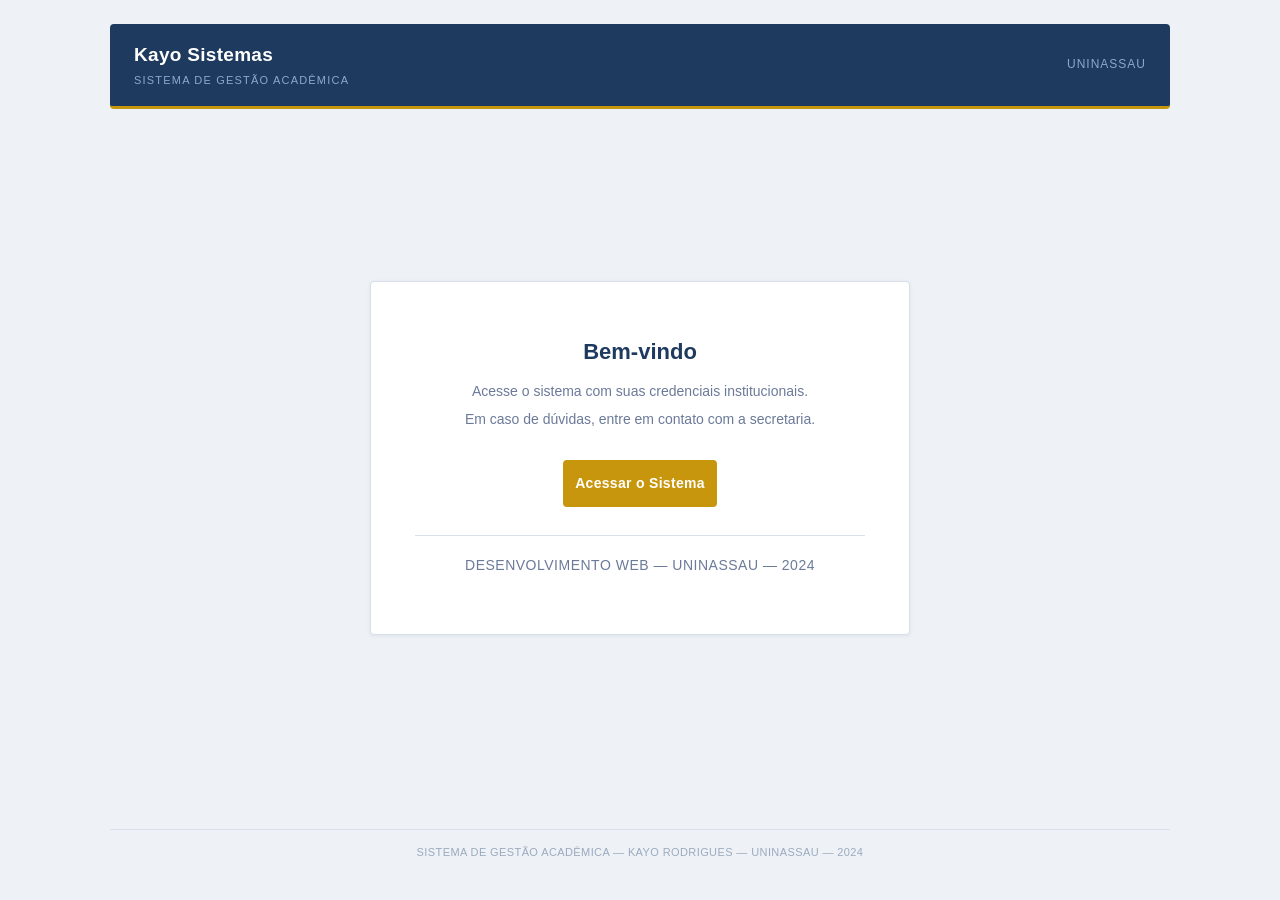
<file: index.html>
<!DOCTYPE html>
<html lang="pt-BR">
<head>
    <meta charset="UTF-8">
    <meta name="viewport" content="width=device-width, initial-scale=1.0">
    <title>Kayo Sistemas</title>
    <link rel="stylesheet" href="assets/css/style.css">
</head>
<body>
    <div class="container">
        <header class="header">
            <div class="header-brand">
                <h1>Kayo Sistemas</h1>
                <p>Sistema de Gestão Acadêmica</p>
            </div>
            <div class="header-right">Uninassau</div>
        </header>

        <main class="main-content">
            <div class="welcome-box">
                <h2>Bem-vindo</h2>
                <p>Acesse o sistema com suas credenciais institucionais.</p>
                <p>Em caso de dúvidas, entre em contato com a secretaria.</p>
                <a href="login.php" class="btn btn-login" style="display:inline-block; width:auto; margin-top:24px;">
                    Acessar o Sistema
                </a>
                <div class="info">
                    <p>Desenvolvimento Web &mdash; Uninassau &mdash; 2024</p>
                </div>
            </div>
        </main>

        <footer class="footer">
            <p>Sistema de Gestão Acadêmica &mdash; Kayo Rodrigues &mdash; Uninassau &mdash; 2024</p>
        </footer>
    </div>
</body>
</html>
</file>
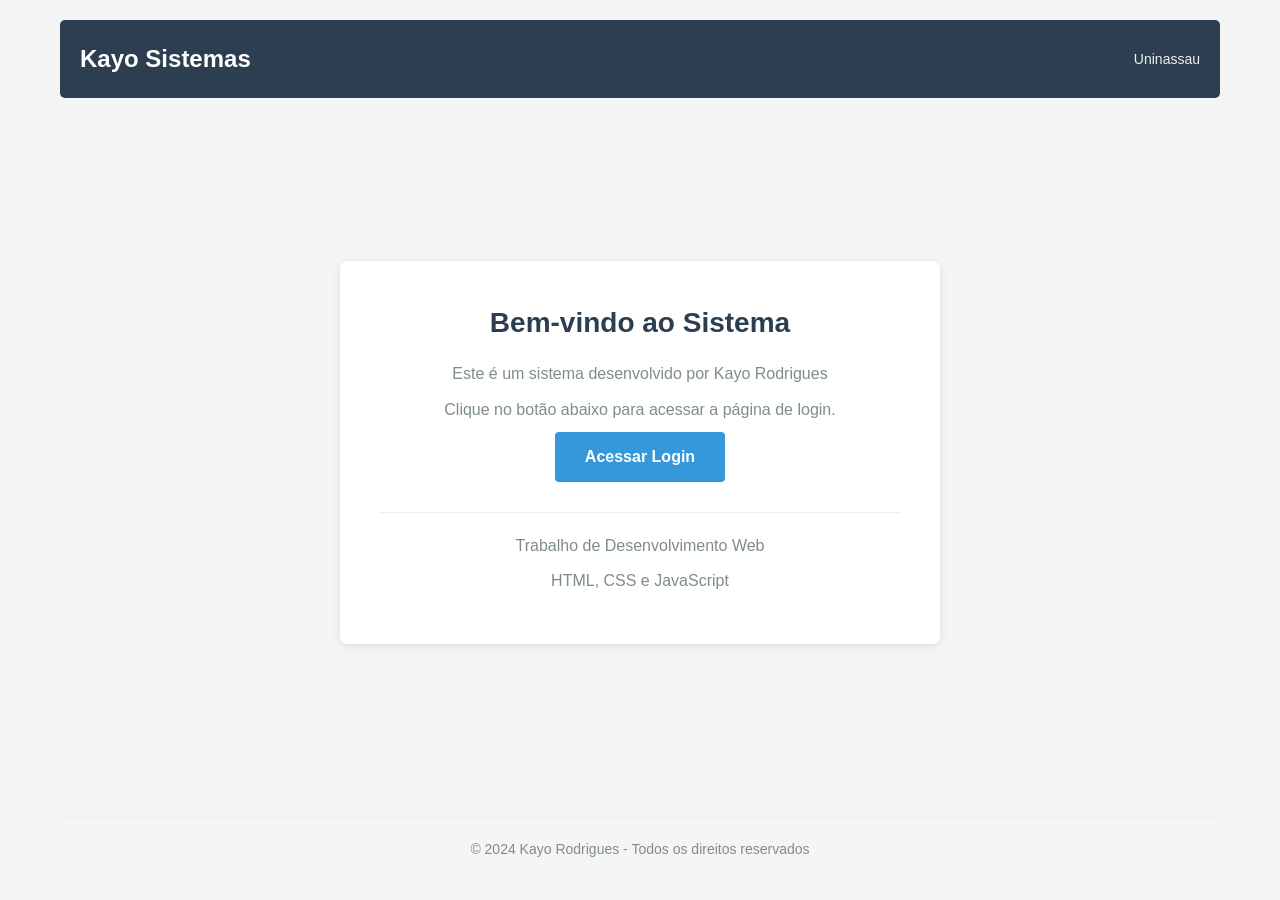
<file: screens/index.html>
<!DOCTYPE html>
<html lang="pt-BR">
<head>
    <meta charset="UTF-8">
    <meta name="viewport" content="width=device-width, initial-scale=1.0">
    <title>Kayo Sistemas</title>
    <link rel="stylesheet" href="../src/styles/style.css">
</head>
<body>
    <div class="container">
        <header class="header">
            <h1>Kayo Sistemas</h1>
            <p>Uninassau</p>
        </header>

        <main class="main-content">
            <div class="welcome-box">
                <h2>Bem-vindo ao Sistema</h2>
                <p>Este é um sistema desenvolvido por Kayo Rodrigues</p>
                <p>Clique no botão abaixo para acessar a página de login.</p>
                
                <a href="login.html" class="btn">Acessar Login</a>
                
                <div class="info">
                    <p>Trabalho de Desenvolvimento Web</p>
                    <p>HTML, CSS e JavaScript</p>
                </div>
            </div>
        </main>

        <footer class="footer">
            <p>© 2024 Kayo Rodrigues - Todos os direitos reservados</p>
        </footer>
    </div>
</body>
</html>
</file>
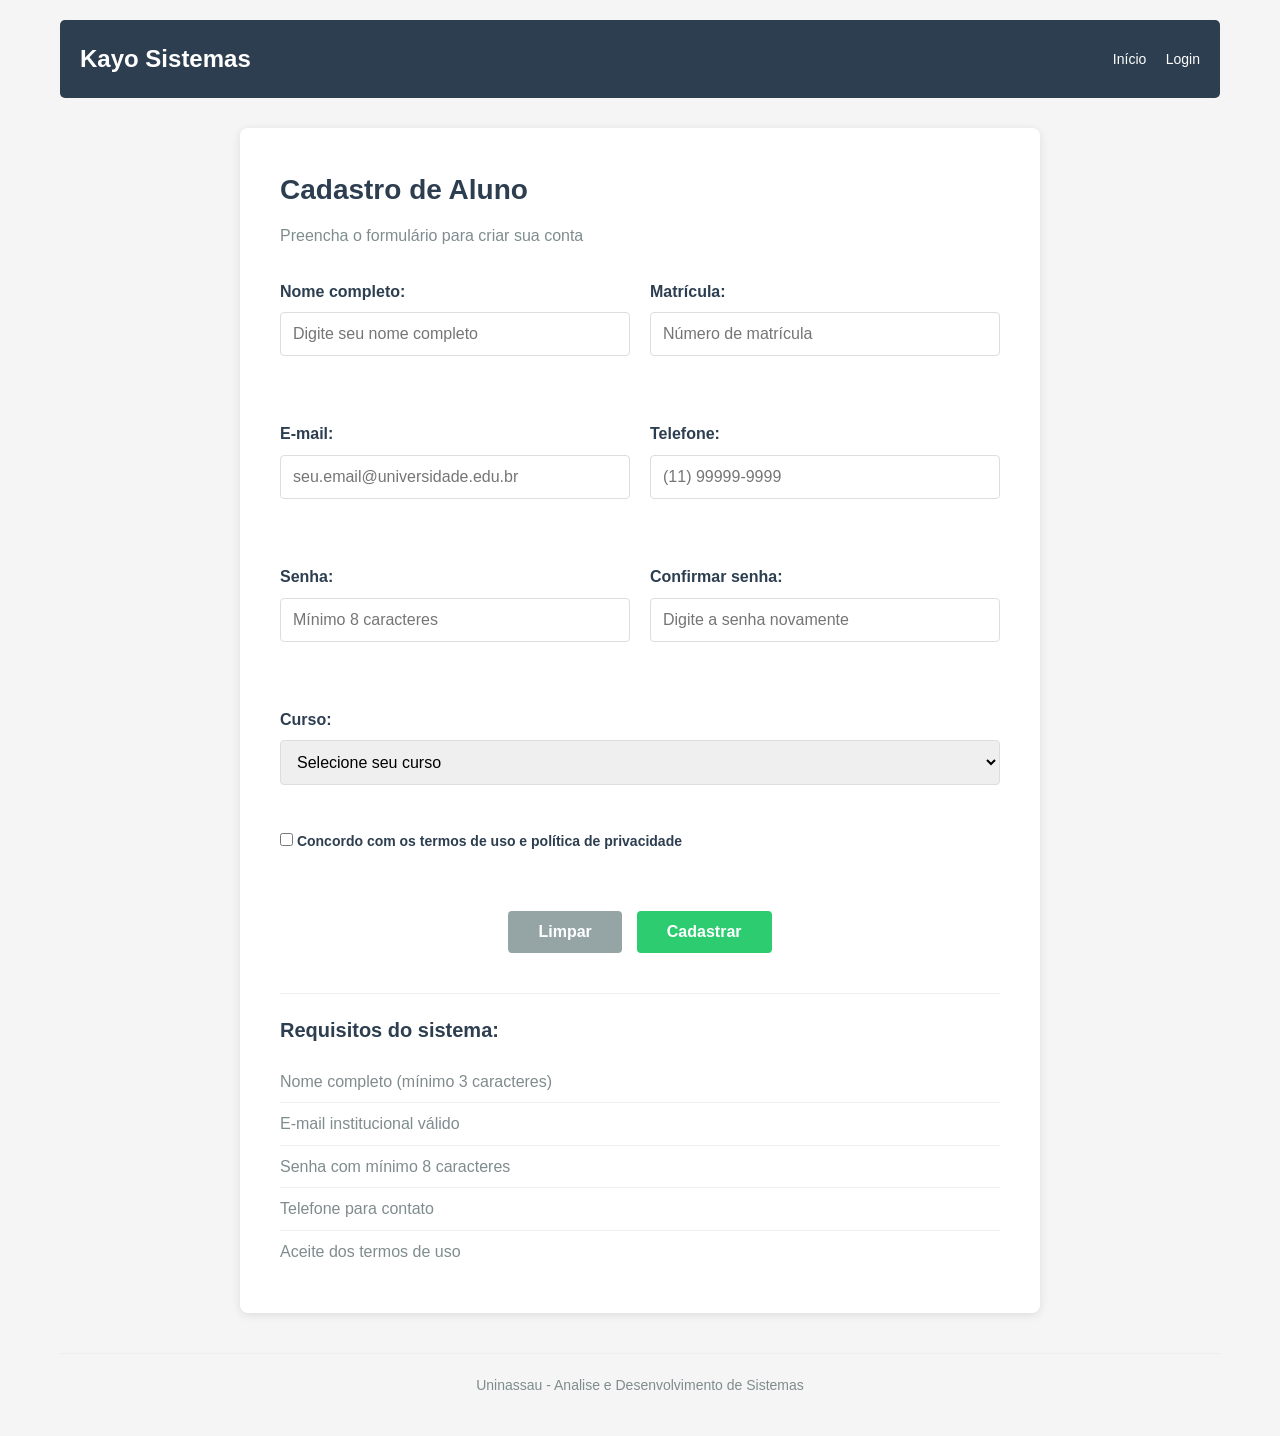
<file: cadastro.html>
<!DOCTYPE html>
<html lang="pt-BR">
<head>
    <meta charset="UTF-8">
    <meta name="viewport" content="width=device-width, initial-scale=1.0">
    <title>Cadastro - Kayo Sistemas</title>
    <link rel="stylesheet" href="style.css">
</head>
<body>
    <div class="container">
        <header class="header">
            <h1>Kayo Sistemas</h1>
            <div class="header-links">
                <a href="index.html">Início</a>
                <a href="login.html">Login</a>
            </div>
        </header>

        <main class="main-content">
            <div class="form-container">
                <h2>Cadastro de Aluno</h2>
                <p>Preencha o formulário para criar sua conta</p>

                <form id="registerForm">
                    <div class="form-row">
                        <div class="form-group">
                            <label for="nome">Nome completo:</label>
                            <input 
                                type="text" 
                                id="nome" 
                                name="nome"
                                required
                                minlength="3"
                                placeholder="Digite seu nome completo"
                            >
                            <div class="error-message" id="nome-error"></div>
                        </div>

                        <div class="form-group">
                            <label for="matricula">Matrícula:</label>
                            <input 
                                type="text" 
                                id="matricula" 
                                name="matricula"
                                required
                                placeholder="Número de matrícula"
                            >
                            <div class="error-message" id="matricula-error"></div>
                        </div>
                    </div>

                    <div class="form-row">
                        <div class="form-group">
                            <label for="email">E-mail:</label>
                            <input 
                                type="email" 
                                id="email" 
                                name="email"
                                required
                                placeholder="seu.email@universidade.edu.br"
                            >
                            <div class="error-message" id="email-error"></div>
                        </div>

                        <div class="form-group">
                            <label for="telefone">Telefone:</label>
                            <input 
                                type="tel" 
                                id="telefone" 
                                name="telefone"
                                required
                                placeholder="(11) 99999-9999"
                            >
                            <div class="error-message" id="telefone-error"></div>
                        </div>
                    </div>

                    <div class="form-row">
                        <div class="form-group">
                            <label for="senha">Senha:</label>
                            <input 
                                type="password" 
                                id="senha" 
                                name="senha"
                                required
                                minlength="8"
                                placeholder="Mínimo 8 caracteres"
                            >
                            <div class="error-message" id="senha-error"></div>
                        </div>

                        <div class="form-group">
                            <label for="confirmar-senha">Confirmar senha:</label>
                            <input 
                                type="password" 
                                id="confirmar-senha" 
                                name="confirmar-senha"
                                required
                                placeholder="Digite a senha novamente"
                            >
                            <div class="error-message" id="confirmar-senha-error"></div>
                        </div>
                    </div>

                    <div class="form-group">
                        <label for="curso">Curso:</label>
                        <select id="curso" name="curso" required>
                            <option value="">Selecione seu curso</option>
                            <option value="ads">Análise e Desenvolvimento de Sistemas</option>
                            <option value="si">Sistemas de Informação</option>
                            <option value="cc">Ciência da Computação</option>
                            <option value="ec">Engenharia da Computação</option>
                            <option value="outro">Outro</option>
                        </select>
                        <div class="error-message" id="curso-error"></div>
                    </div>

                    <div class="form-group">
                        <label class="checkbox">
                            <input type="checkbox" id="termos" required>
                            <span>Concordo com os termos de uso e política de privacidade</span>
                        </label>
                        <div class="error-message" id="termos-error"></div>
                    </div>

                    <div class="form-actions">
                        <button type="reset" class="btn btn-secondary">Limpar</button>
                        <button type="submit" class="btn btn-primary">Cadastrar</button>
                    </div>
                </form>

                <div class="form-info">
                    <h3>Requisitos do sistema:</h3>
                    <ul>
                        <li>Nome completo (mínimo 3 caracteres)</li>
                        <li>E-mail institucional válido</li>
                        <li>Senha com mínimo 8 caracteres</li>
                        <li>Telefone para contato</li>
                        <li>Aceite dos termos de uso</li>
                    </ul>
                </div>
            </div>
        </main>

        <footer class="footer">
            <p>Uninassau - Analise e Desenvolvimento de Sistemas</p>
        </footer>
    </div>

    <div id="successModal" class="modal">
        <div class="modal-content">
            <h3>Cadastro realizado com sucesso!</h3>
            <p>Seu cadastro foi concluído. Você será redirecionado para a página de login.</p>
            <button class="btn" onclick="closeModal()">OK</button>
        </div>
    </div>

    <script src="script.js"></script>
</body>
</html>
</file>
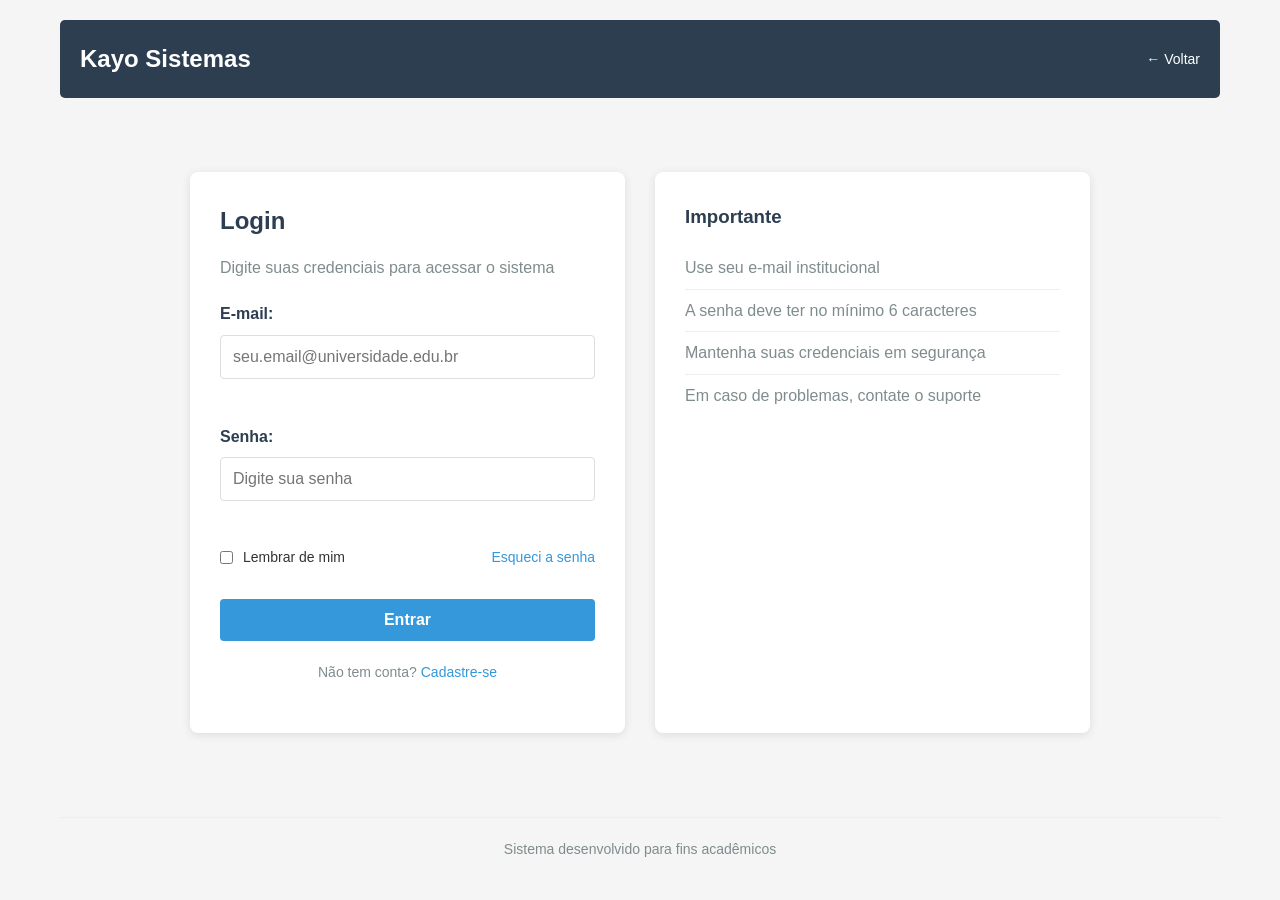
<file: login.html>
<!DOCTYPE html>
<html lang="pt-BR">
<head>
    <meta charset="UTF-8">
    <meta name="viewport" content="width=device-width, initial-scale=1.0">
    <title>Login - Kayo Sistemas</title>
    <link rel="stylesheet" href="style.css">
</head>
<body>
    <div class="container">
        <header class="header">
            <h1>Kayo Sistemas</h1>
            <a href="index.html" class="back-link">← Voltar</a>
        </header>

        <main class="main-content">
            <div class="login-container">
                <div class="login-box">
                    <h2>Login</h2>
                    <p>Digite suas credenciais para acessar o sistema</p>

                    <form id="loginForm">
                        <div class="form-group">
                            <label for="email">E-mail:</label>
                            <input 
                                type="email" 
                                id="email" 
                                name="email"
                                required
                                placeholder="seu.email@universidade.edu.br"
                            >
                            <div class="error-message" id="email-error"></div>
                        </div>

                        <div class="form-group">
                            <label for="password">Senha:</label>
                            <input 
                                type="password" 
                                id="password" 
                                name="password"
                                required
                                minlength="6"
                                placeholder="Digite sua senha"
                            >
                            <div class="error-message" id="password-error"></div>
                        </div>

                        <div class="form-options">
                            <label class="checkbox">
                                <input type="checkbox" id="remember">
                                <span>Lembrar de mim</span>
                            </label>
                            <a href="#" class="forgot-password">Esqueci a senha</a>
                        </div>

                        <button type="submit" class="btn btn-login">Entrar</button>

                        <div class="register-link">
                            <p>Não tem conta? <a href="cadastro.html">Cadastre-se</a></p>
                        </div>
                    </form>
                </div>

                <div class="login-info">
                    <h3>Importante</h3>
                    <ul>
                        <li>Use seu e-mail institucional</li>
                        <li>A senha deve ter no mínimo 6 caracteres</li>
                        <li>Mantenha suas credenciais em segurança</li>
                        <li>Em caso de problemas, contate o suporte</li>
                    </ul>
                </div>
            </div>
        </main>

        <footer class="footer">
            <p>Sistema desenvolvido para fins acadêmicos</p>
        </footer>
    </div>

    <script src="script.js"></script>
</body>
</html>
</file>
<file: assets/css/style.css>
/* ============================================================
   Kayo Sistemas — Identidade Visual Acadêmica
   Paleta: Navy #1e3a5f | Dourado #c8960c | Cinza-azul #eef1f6
   ============================================================ */

* {
    margin: 0;
    padding: 0;
    box-sizing: border-box;
}

:root {
    --primary:       #1e3a5f;
    --primary-dark:  #152d4a;
    --accent:        #c8960c;
    --accent-dark:   #a87b0a;
    --bg:            #eef1f6;
    --card:          #ffffff;
    --text:          #1e2d3d;
    --text-muted:    #6b7a99;
    --border:        #d8e0ec;
    --danger:        #a93226;
    --danger-bg:     #fdf0f0;
    --success:       #1e6b45;
    --success-bg:    #edf7f2;
    --radius:        4px;
}

body {
    font-family: 'Segoe UI', Arial, sans-serif;
    background-color: var(--bg);
    color: var(--text);
    line-height: 1.6;
    font-size: 15px;
}

.container {
    max-width: 1100px;
    margin: 0 auto;
    padding: 24px 20px;
    min-height: 100vh;
    display: flex;
    flex-direction: column;
}

/* ── Header ── */
.header {
    background: var(--primary);
    color: white;
    padding: 16px 24px;
    border-radius: var(--radius);
    margin-bottom: 6px;
    display: flex;
    justify-content: space-between;
    align-items: center;
    border-bottom: 3px solid var(--accent);
}

.header-brand h1 {
    font-size: 19px;
    font-weight: 700;
    letter-spacing: 0.3px;
}

.header-brand p {
    color: #8aaac8;
    font-size: 11px;
    text-transform: uppercase;
    letter-spacing: 1.2px;
    margin-top: 2px;
}

.header-right {
    font-size: 12px;
    color: #8aaac8;
    text-transform: uppercase;
    letter-spacing: 1px;
}

.back-link {
    color: #8aaac8;
    text-decoration: none;
    font-size: 13px;
}

.back-link:hover {
    color: white;
}

/* ── Menu ── */
.menu {
    background: var(--primary-dark);
    padding: 0 24px;
    border-radius: var(--radius);
    margin-bottom: 24px;
    display: flex;
    justify-content: space-between;
    align-items: center;
    height: 42px;
}

.menu span {
    color: #8aaac8;
    font-size: 13px;
}

.menu a {
    color: #c8d8ea;
    text-decoration: none;
    margin-left: 20px;
    font-size: 13px;
    padding: 12px 0;
    border-bottom: 2px solid transparent;
    display: inline-block;
    transition: color 0.2s, border-color 0.2s;
}

.menu a:hover {
    color: white;
    border-bottom-color: var(--accent);
}

/* ── Main ── */
.main-content {
    flex: 1;
    display: flex;
    flex-direction: column;
    align-items: center;
    justify-content: center;
}

/* ── Cards base ── */
.welcome-box,
.form-container,
.table-container,
.login-box,
.login-info {
    background: var(--card);
    border-radius: var(--radius);
    border: 1px solid var(--border);
    box-shadow: 0 1px 4px rgba(0, 0, 0, 0.07);
}

/* ── Welcome (index) ── */
.welcome-box {
    padding: 52px 44px;
    text-align: center;
    max-width: 540px;
    width: 100%;
}

.welcome-box h2 {
    color: var(--primary);
    font-size: 22px;
    margin-bottom: 10px;
}

.welcome-box p {
    color: var(--text-muted);
    font-size: 14px;
    margin-bottom: 6px;
}

.info {
    margin-top: 28px;
    padding-top: 18px;
    border-top: 1px solid var(--border);
    font-size: 12px;
    color: #9aabbf;
    text-transform: uppercase;
    letter-spacing: 0.5px;
}

/* ── Login layout ── */
.login-container {
    display: flex;
    gap: 20px;
    max-width: 840px;
    width: 100%;
}

.login-box {
    padding: 32px;
    flex: 1.4;
}

.login-info {
    padding: 28px;
    flex: 1;
    background: #f7f9fc;
}

.login-box h2 {
    color: var(--primary);
    font-size: 18px;
    margin-bottom: 4px;
}

.login-box p {
    color: var(--text-muted);
    font-size: 13px;
    margin-bottom: 22px;
}

.login-info h3 {
    color: var(--primary);
    font-size: 12px;
    font-weight: 700;
    text-transform: uppercase;
    letter-spacing: 1px;
    margin-bottom: 14px;
}

.login-info ul {
    list-style: none;
}

.login-info li {
    padding: 9px 0;
    border-bottom: 1px solid var(--border);
    color: var(--text-muted);
    font-size: 13px;
}

.login-info li::before {
    content: '›  ';
    color: var(--accent);
    font-weight: bold;
}

.login-info li:last-child {
    border-bottom: none;
}

/* ── Form ── */
.form-container {
    padding: 36px 40px;
    max-width: 680px;
    width: 100%;
}

.form-container h2 {
    color: var(--primary);
    font-size: 18px;
    margin-bottom: 4px;
}

.form-container > p {
    color: var(--text-muted);
    font-size: 13px;
    margin-bottom: 26px;
    padding-bottom: 18px;
    border-bottom: 1px solid var(--border);
}

.form-group {
    margin-bottom: 16px;
}

.form-group label {
    display: block;
    margin-bottom: 6px;
    font-size: 12px;
    font-weight: 700;
    color: var(--text);
    text-transform: uppercase;
    letter-spacing: 0.5px;
}

.form-group input,
.form-group select {
    width: 100%;
    padding: 10px 12px;
    border: 1px solid var(--border);
    border-radius: var(--radius);
    font-size: 14px;
    color: var(--text);
    background: #fafbfd;
    transition: border-color 0.2s, box-shadow 0.2s;
}

.form-group input:focus,
.form-group select:focus {
    outline: none;
    border-color: var(--primary);
    box-shadow: 0 0 0 3px rgba(30, 58, 95, 0.09);
    background: white;
}

.form-group input.error {
    border-color: var(--danger);
}

.error-message {
    color: var(--danger);
    font-size: 12px;
    margin-top: 4px;
    min-height: 16px;
}

.form-row {
    display: flex;
    gap: 16px;
    margin-bottom: 16px;
}

.form-row .form-group {
    flex: 1;
    margin-bottom: 0;
}

.form-actions {
    display: flex;
    gap: 10px;
    justify-content: flex-end;
    margin-top: 24px;
    padding-top: 18px;
    border-top: 1px solid var(--border);
}

.form-options {
    display: flex;
    justify-content: space-between;
    align-items: center;
    margin: 14px 0;
    font-size: 13px;
}

.checkbox {
    display: flex;
    align-items: center;
    gap: 8px;
    cursor: pointer;
    font-size: 13px;
    color: var(--text-muted);
}

.checkbox input[type="checkbox"] {
    width: auto;
    accent-color: var(--primary);
}

.forgot-password {
    color: var(--accent);
    text-decoration: none;
    font-size: 13px;
}

.forgot-password:hover {
    text-decoration: underline;
}

/* ── Buttons ── */
.btn {
    display: inline-block;
    padding: 10px 22px;
    background: var(--primary);
    color: white;
    border: none;
    border-radius: var(--radius);
    font-size: 13px;
    font-weight: 600;
    cursor: pointer;
    text-decoration: none;
    text-align: center;
    letter-spacing: 0.3px;
    transition: background 0.2s;
}

.btn:hover {
    background: var(--primary-dark);
}

.btn-login {
    width: 100%;
    margin-top: 8px;
    padding: 12px;
    background: var(--accent);
    font-size: 14px;
}

.btn-login:hover {
    background: var(--accent-dark);
}

.btn-secondary {
    background: #e8ecf4;
    color: var(--text);
}

.btn-secondary:hover {
    background: #d6dcea;
}

.btn-danger {
    background: var(--danger);
    padding: 6px 14px;
    font-size: 12px;
}

.btn-danger:hover {
    background: #8e2820;
}

/* ── Alerts ── */
.alert {
    padding: 10px 14px;
    border-radius: var(--radius);
    margin-bottom: 16px;
    font-size: 13px;
    border-left: 3px solid;
}

.alert-danger {
    background: var(--danger-bg);
    color: #7e231e;
    border-color: var(--danger);
}

.alert-success {
    background: var(--success-bg);
    color: var(--success);
    border-color: #27ae60;
}

/* ── Table ── */
.table-container {
    padding: 28px;
    width: 100%;
}

.page-actions {
    display: flex;
    justify-content: space-between;
    align-items: center;
    margin-bottom: 18px;
    padding-bottom: 14px;
    border-bottom: 1px solid var(--border);
}

.page-actions h2 {
    color: var(--primary);
    font-size: 17px;
    font-weight: 700;
}

table {
    width: 100%;
    border-collapse: collapse;
}

table th,
table td {
    padding: 11px 14px;
    text-align: left;
    font-size: 13px;
    border-bottom: 1px solid var(--border);
}

table th {
    background: #f0f4f9;
    color: var(--primary);
    font-size: 11px;
    font-weight: 700;
    text-transform: uppercase;
    letter-spacing: 0.7px;
}

table tr:last-child td {
    border-bottom: none;
}

table tbody tr:hover td {
    background: #fafbfd;
}

/* ── Confirm box ── */
.confirm-box {
    background: #f7f9fc;
    border: 1px solid var(--border);
    border-radius: var(--radius);
    padding: 18px 22px;
    margin: 18px 0;
    text-align: left;
}

.confirm-box p {
    margin-bottom: 6px;
    font-size: 14px;
    color: var(--text-muted);
}

.confirm-box p strong {
    color: var(--text);
}

/* ── Register link ── */
.register-link {
    margin-top: 16px;
    text-align: center;
    color: var(--text-muted);
    font-size: 13px;
}

.register-link a {
    color: var(--accent);
    text-decoration: none;
}

.register-link a:hover {
    text-decoration: underline;
}

/* ── Footer ── */
.footer {
    margin-top: 28px;
    padding: 14px;
    text-align: center;
    color: #9aabbf;
    font-size: 11px;
    letter-spacing: 0.4px;
    text-transform: uppercase;
    border-top: 1px solid var(--border);
}

/* ── Responsive ── */
@media (max-width: 768px) {
    .container      { padding: 12px; }
    .login-container { flex-direction: column; }
    .form-row       { flex-direction: column; gap: 0; }
    .header         { flex-direction: column; gap: 8px; text-align: center; }
    .menu           { height: auto; padding: 10px 16px; flex-wrap: wrap; gap: 4px; }
    .table-container,
    .form-container { padding: 18px 16px; }
    .welcome-box    { padding: 32px 20px; }
}
</file>
<file: src/styles/style.css>
* {
    margin: 0;
    padding: 0;
    box-sizing: border-box;
}

body {
    font-family: Arial, sans-serif;
    line-height: 1.6;
    color: #333;
    background-color: #f5f5f5;
}

.container {
    max-width: 1200px;
    margin: 0 auto;
    padding: 20px;
    min-height: 100vh;
    display: flex;
    flex-direction: column;
}

.header {
    background: #2c3e50;
    color: white;
    padding: 20px;
    border-radius: 5px;
    margin-bottom: 30px;
    display: flex;
    justify-content: space-between;
    align-items: center;
}

.header h1 {
    font-size: 24px;
}

.header p {
    color: #ecf0f1;
    font-size: 14px;
}

.back-link {
    color: white;
    text-decoration: none;
    font-size: 14px;
}

.back-link:hover {
    text-decoration: underline;
}

.header-links a {
    color: white;
    text-decoration: none;
    margin-left: 15px;
    font-size: 14px;
}

.header-links a:hover {
    text-decoration: underline;
}

.main-content {
    flex: 1;
    display: flex;
    flex-direction: column;
    align-items: center;
    justify-content: center;
}

.welcome-box {
    background: white;
    padding: 40px;
    border-radius: 8px;
    box-shadow: 0 2px 10px rgba(0,0,0,0.1);
    text-align: center;
    max-width: 600px;
    width: 100%;
}

.welcome-box h2 {
    color: #2c3e50;
    margin-bottom: 15px;
    font-size: 28px;
}

.welcome-box p {
    color: #7f8c8d;
    margin-bottom: 10px;
    font-size: 16px;
}

.info {
    margin-top: 30px;
    padding-top: 20px;
    border-top: 1px solid #eee;
    font-size: 14px;
    color: #95a5a6;
}


.login-container {
    display: flex;
    gap: 30px;
    max-width: 900px;
    width: 100%;
}

.login-box, .login-info {
    background: white;
    padding: 30px;
    border-radius: 8px;
    box-shadow: 0 2px 10px rgba(0,0,0,0.1);
    flex: 1;
}

.login-box h2, .login-info h3 {
    color: #2c3e50;
    margin-bottom: 15px;
}

.login-box p {
    color: #7f8c8d;
    margin-bottom: 20px;
}

.form-container {
    background: white;
    padding: 40px;
    border-radius: 8px;
    box-shadow: 0 2px 10px rgba(0,0,0,0.1);
    max-width: 800px;
    width: 100%;
}

.form-container h2 {
    color: #2c3e50;
    margin-bottom: 10px;
    font-size: 28px;
}

.form-container > p {
    color: #7f8c8d;
    margin-bottom: 30px;
}

.form-row {
    display: flex;
    gap: 20px;
    margin-bottom: 20px;
}

.form-row .form-group {
    flex: 1;
}

.form-group {
    margin-bottom: 20px;
}

.form-group label {
    display: block;
    margin-bottom: 8px;
    font-weight: 600;
    color: #2c3e50;
}

.form-group input,
.form-group select {
    width: 100%;
    padding: 12px;
    border: 1px solid #ddd;
    border-radius: 4px;
    font-size: 16px;
    transition: border-color 0.3s;
}

.form-group input:focus,
.form-group select:focus {
    outline: none;
    border-color: #3498db;
    box-shadow: 0 0 0 2px rgba(52, 152, 219, 0.2);
}

.form-group input.error {
    border-color: #e74c3c;
}

.error-message {
    color: #e74c3c;
    font-size: 14px;
    margin-top: 5px;
    min-height: 20px;
}

.checkbox {
    display: flex;
    align-items: center;
    gap: 10px;
    cursor: pointer;
    font-size: 14px;
}

.checkbox input[type="checkbox"] {
    width: auto;
    cursor: pointer;
}

.form-options {
    display: flex;
    justify-content: space-between;
    align-items: center;
    margin: 20px 0;
    font-size: 14px;
}

.forgot-password {
    color: #3498db;
    text-decoration: none;
}

.forgot-password:hover {
    text-decoration: underline;
}

.btn {
    display: inline-block;
    padding: 12px 30px;
    background: #3498db;
    color: white;
    border: none;
    border-radius: 4px;
    font-size: 16px;
    font-weight: 600;
    cursor: pointer;
    text-decoration: none;
    text-align: center;
    transition: background-color 0.3s;
}

.btn:hover {
    background: #2980b9;
}

.btn-login {
    width: 100%;
    margin-top: 10px;
}

.btn-secondary {
    background: #95a5a6;
}

.btn-secondary:hover {
    background: #7f8c8d;
}

.btn-primary {
    background: #2ecc71;
}

.btn-primary:hover {
    background: #27ae60;
}

.form-actions {
    display: flex;
    gap: 15px;
    justify-content: center;
    margin-top: 30px;
}

.login-info ul,
.form-info ul {
    list-style: none;
    padding: 0;
}

.login-info li,
.form-info li {
    padding: 8px 0;
    border-bottom: 1px solid #eee;
    color: #7f8c8d;
}

.login-info li:last-child,
.form-info li:last-child {
    border-bottom: none;
}

.form-info {
    margin-top: 40px;
    padding-top: 20px;
    border-top: 1px solid #eee;
}

.form-info h3 {
    color: #2c3e50;
    margin-bottom: 15px;
    font-size: 20px;
}

.register-link {
    margin-top: 20px;
    text-align: center;
    color: #7f8c8d;
    font-size: 14px;
}

.register-link a {
    color: #3498db;
    text-decoration: none;
}

.register-link a:hover {
    text-decoration: underline;
}

.modal {
    display: none;
    position: fixed;
    top: 0;
    left: 0;
    width: 100%;
    height: 100%;
    background: rgba(0,0,0,0.5);
    justify-content: center;
    align-items: center;
    z-index: 1000;
}

.modal-content {
    background: white;
    padding: 40px;
    border-radius: 8px;
    max-width: 400px;
    width: 100%;
    text-align: center;
}

.modal-content h3 {
    color: #2c3e50;
    margin-bottom: 15px;
}

.modal-content p {
    color: #7f8c8d;
    margin-bottom: 20px;
}

.footer {
    margin-top: 40px;
    padding: 20px;
    text-align: center;
    color: #7f8c8d;
    font-size: 14px;
    border-top: 1px solid #eee;
}

@media (max-width: 768px) {
    .container {
        padding: 10px;
    }
    
    .login-container {
        flex-direction: column;
    }
    
    .form-row {
        flex-direction: column;
        gap: 0;
    }
    
    .header {
        flex-direction: column;
        gap: 10px;
        text-align: center;
    }
    
    .header-links {
        margin-top: 10px;
    }
}
</file>
<file: style.css>
* {
    margin: 0;
    padding: 0;
    box-sizing: border-box;
}

body {
    font-family: Arial, sans-serif;
    line-height: 1.6;
    color: #333;
    background-color: #f5f5f5;
}

.container {
    max-width: 1200px;
    margin: 0 auto;
    padding: 20px;
    min-height: 100vh;
    display: flex;
    flex-direction: column;
}

.header {
    background: #2c3e50;
    color: white;
    padding: 20px;
    border-radius: 5px;
    margin-bottom: 30px;
    display: flex;
    justify-content: space-between;
    align-items: center;
}

.header h1 {
    font-size: 24px;
}

.header p {
    color: #ecf0f1;
    font-size: 14px;
}

.back-link {
    color: white;
    text-decoration: none;
    font-size: 14px;
}

.back-link:hover {
    text-decoration: underline;
}

.header-links a {
    color: white;
    text-decoration: none;
    margin-left: 15px;
    font-size: 14px;
}

.header-links a:hover {
    text-decoration: underline;
}

.main-content {
    flex: 1;
    display: flex;
    flex-direction: column;
    align-items: center;
    justify-content: center;
}

.welcome-box {
    background: white;
    padding: 40px;
    border-radius: 8px;
    box-shadow: 0 2px 10px rgba(0,0,0,0.1);
    text-align: center;
    max-width: 600px;
    width: 100%;
}

.welcome-box h2 {
    color: #2c3e50;
    margin-bottom: 15px;
    font-size: 28px;
}

.welcome-box p {
    color: #7f8c8d;
    margin-bottom: 10px;
    font-size: 16px;
}

.info {
    margin-top: 30px;
    padding-top: 20px;
    border-top: 1px solid #eee;
    font-size: 14px;
    color: #95a5a6;
}


.login-container {
    display: flex;
    gap: 30px;
    max-width: 900px;
    width: 100%;
}

.login-box, .login-info {
    background: white;
    padding: 30px;
    border-radius: 8px;
    box-shadow: 0 2px 10px rgba(0,0,0,0.1);
    flex: 1;
}

.login-box h2, .login-info h3 {
    color: #2c3e50;
    margin-bottom: 15px;
}

.login-box p {
    color: #7f8c8d;
    margin-bottom: 20px;
}

.form-container {
    background: white;
    padding: 40px;
    border-radius: 8px;
    box-shadow: 0 2px 10px rgba(0,0,0,0.1);
    max-width: 800px;
    width: 100%;
}

.form-container h2 {
    color: #2c3e50;
    margin-bottom: 10px;
    font-size: 28px;
}

.form-container > p {
    color: #7f8c8d;
    margin-bottom: 30px;
}

.form-row {
    display: flex;
    gap: 20px;
    margin-bottom: 20px;
}

.form-row .form-group {
    flex: 1;
}

.form-group {
    margin-bottom: 20px;
}

.form-group label {
    display: block;
    margin-bottom: 8px;
    font-weight: 600;
    color: #2c3e50;
}

.form-group input,
.form-group select {
    width: 100%;
    padding: 12px;
    border: 1px solid #ddd;
    border-radius: 4px;
    font-size: 16px;
    transition: border-color 0.3s;
}

.form-group input:focus,
.form-group select:focus {
    outline: none;
    border-color: #3498db;
    box-shadow: 0 0 0 2px rgba(52, 152, 219, 0.2);
}

.form-group input.error {
    border-color: #e74c3c;
}

.error-message {
    color: #e74c3c;
    font-size: 14px;
    margin-top: 5px;
    min-height: 20px;
}

.checkbox {
    display: flex;
    align-items: center;
    gap: 10px;
    cursor: pointer;
    font-size: 14px;
}

.checkbox input[type="checkbox"] {
    width: auto;
    cursor: pointer;
}

.form-options {
    display: flex;
    justify-content: space-between;
    align-items: center;
    margin: 20px 0;
    font-size: 14px;
}

.forgot-password {
    color: #3498db;
    text-decoration: none;
}

.forgot-password:hover {
    text-decoration: underline;
}

.btn {
    display: inline-block;
    padding: 12px 30px;
    background: #3498db;
    color: white;
    border: none;
    border-radius: 4px;
    font-size: 16px;
    font-weight: 600;
    cursor: pointer;
    text-decoration: none;
    text-align: center;
    transition: background-color 0.3s;
}

.btn:hover {
    background: #2980b9;
}

.btn-login {
    width: 100%;
    margin-top: 10px;
}

.btn-secondary {
    background: #95a5a6;
}

.btn-secondary:hover {
    background: #7f8c8d;
}

.btn-primary {
    background: #2ecc71;
}

.btn-primary:hover {
    background: #27ae60;
}

.form-actions {
    display: flex;
    gap: 15px;
    justify-content: center;
    margin-top: 30px;
}

.login-info ul,
.form-info ul {
    list-style: none;
    padding: 0;
}

.login-info li,
.form-info li {
    padding: 8px 0;
    border-bottom: 1px solid #eee;
    color: #7f8c8d;
}

.login-info li:last-child,
.form-info li:last-child {
    border-bottom: none;
}

.form-info {
    margin-top: 40px;
    padding-top: 20px;
    border-top: 1px solid #eee;
}

.form-info h3 {
    color: #2c3e50;
    margin-bottom: 15px;
    font-size: 20px;
}

.register-link {
    margin-top: 20px;
    text-align: center;
    color: #7f8c8d;
    font-size: 14px;
}

.register-link a {
    color: #3498db;
    text-decoration: none;
}

.register-link a:hover {
    text-decoration: underline;
}

.modal {
    display: none;
    position: fixed;
    top: 0;
    left: 0;
    width: 100%;
    height: 100%;
    background: rgba(0,0,0,0.5);
    justify-content: center;
    align-items: center;
    z-index: 1000;
}

.modal-content {
    background: white;
    padding: 40px;
    border-radius: 8px;
    max-width: 400px;
    width: 100%;
    text-align: center;
}

.modal-content h3 {
    color: #2c3e50;
    margin-bottom: 15px;
}

.modal-content p {
    color: #7f8c8d;
    margin-bottom: 20px;
}

.footer {
    margin-top: 40px;
    padding: 20px;
    text-align: center;
    color: #7f8c8d;
    font-size: 14px;
    border-top: 1px solid #eee;
}

@media (max-width: 768px) {
    .container {
        padding: 10px;
    }
    
    .login-container {
        flex-direction: column;
    }
    
    .form-row {
        flex-direction: column;
        gap: 0;
    }
    
    .header {
        flex-direction: column;
        gap: 10px;
        text-align: center;
    }
    
    .header-links {
        margin-top: 10px;
    }
}
</file>
